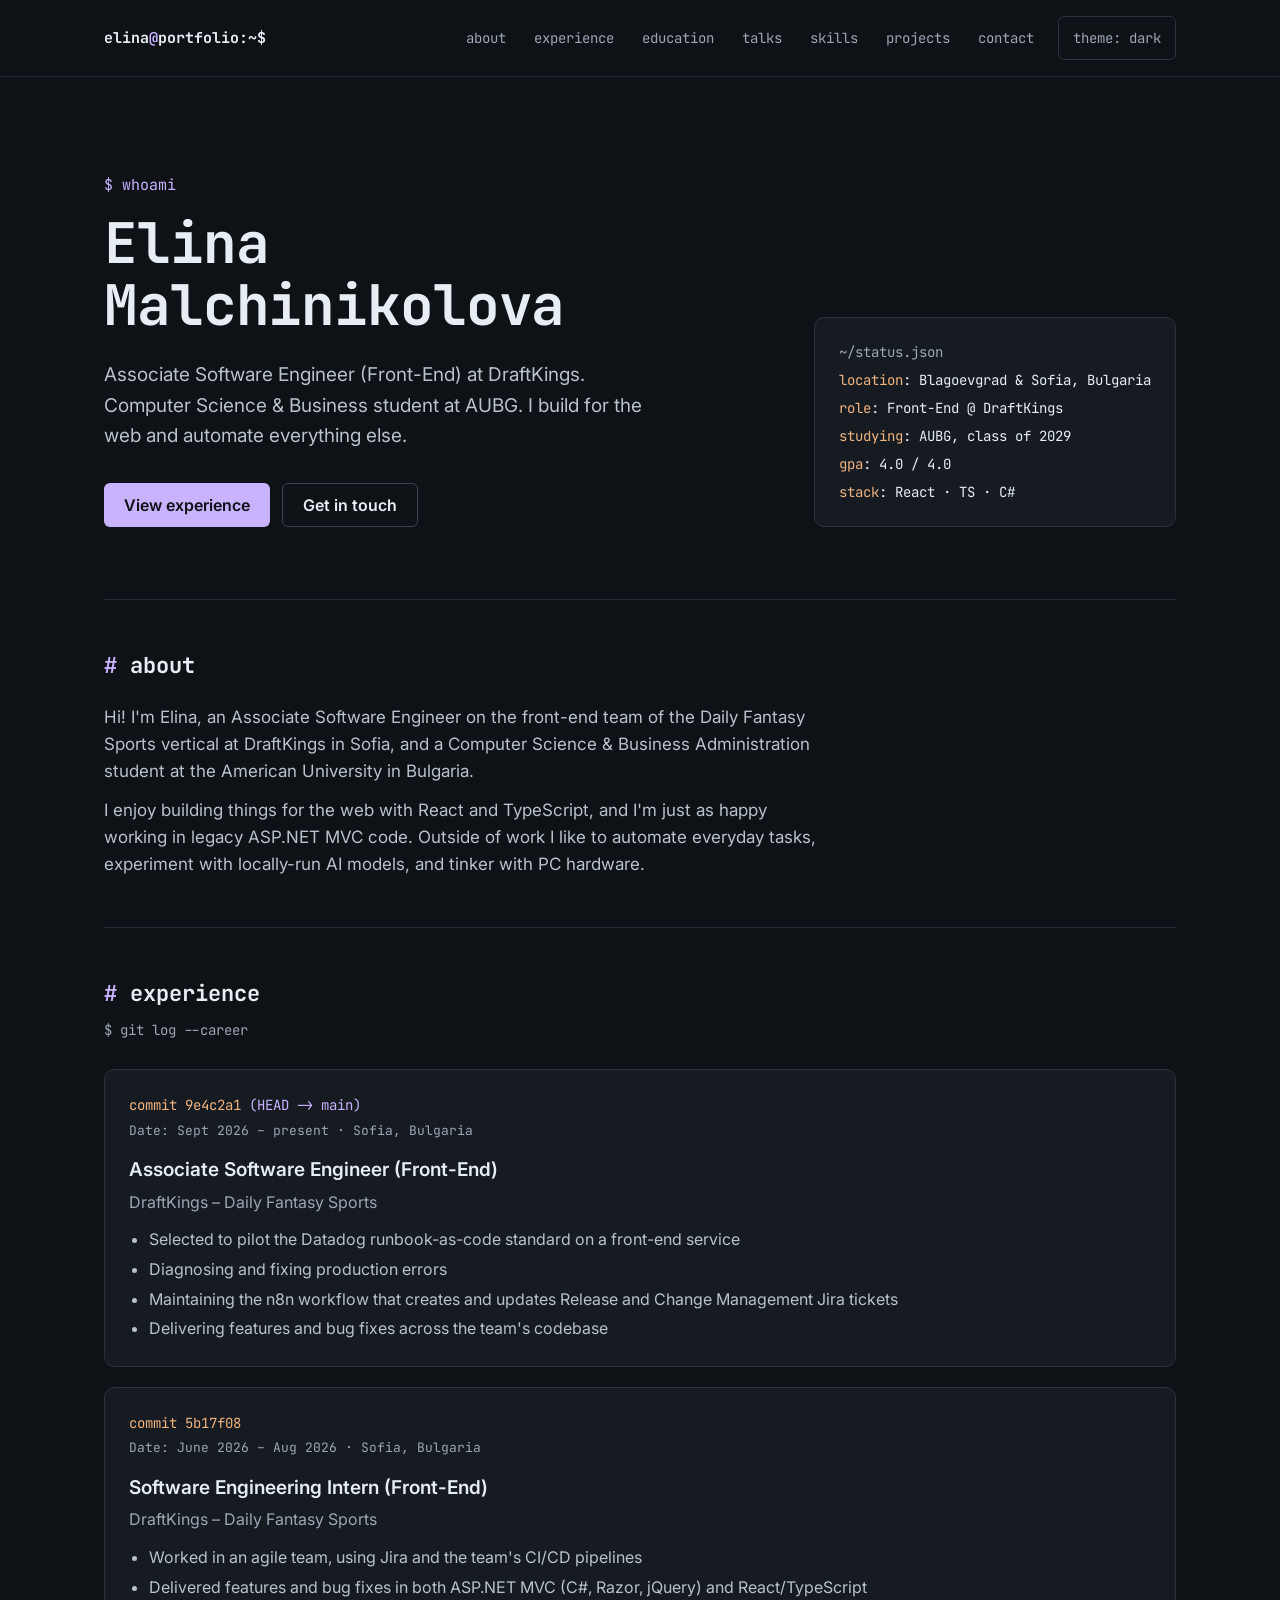
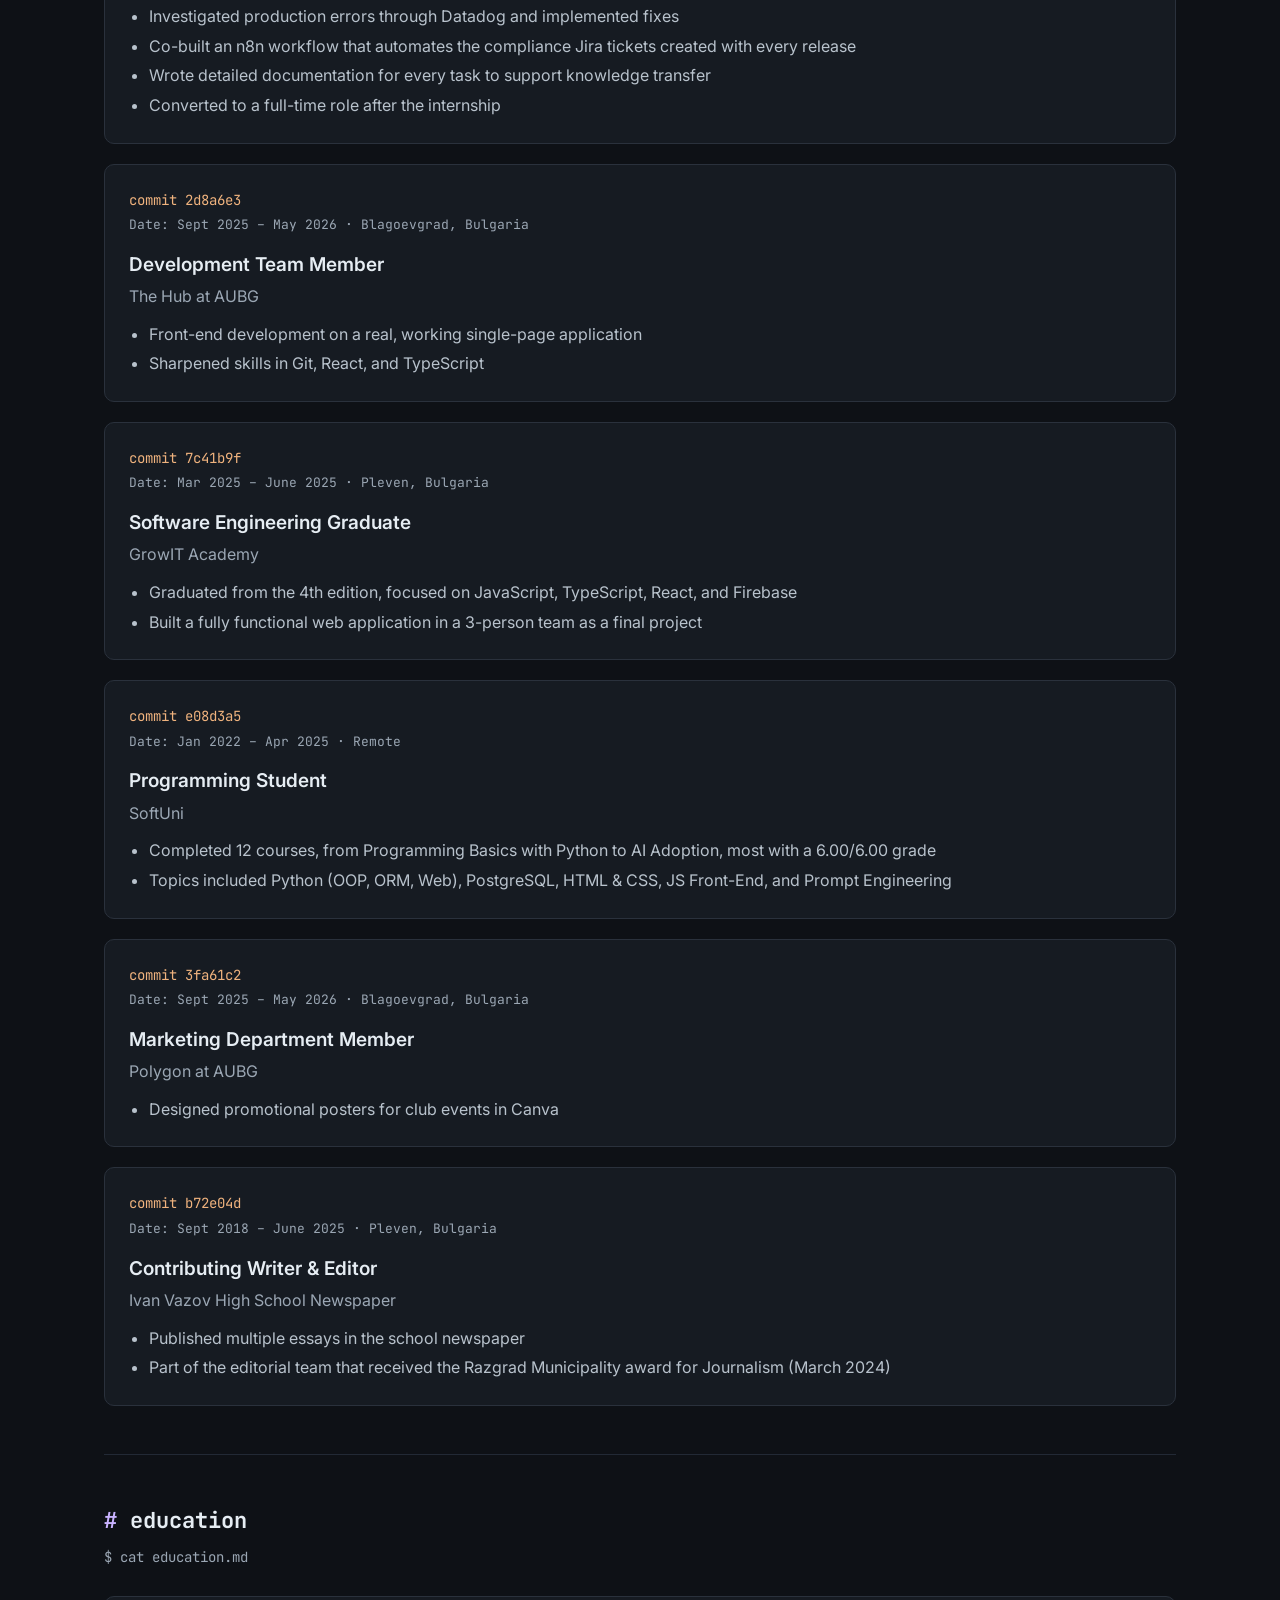
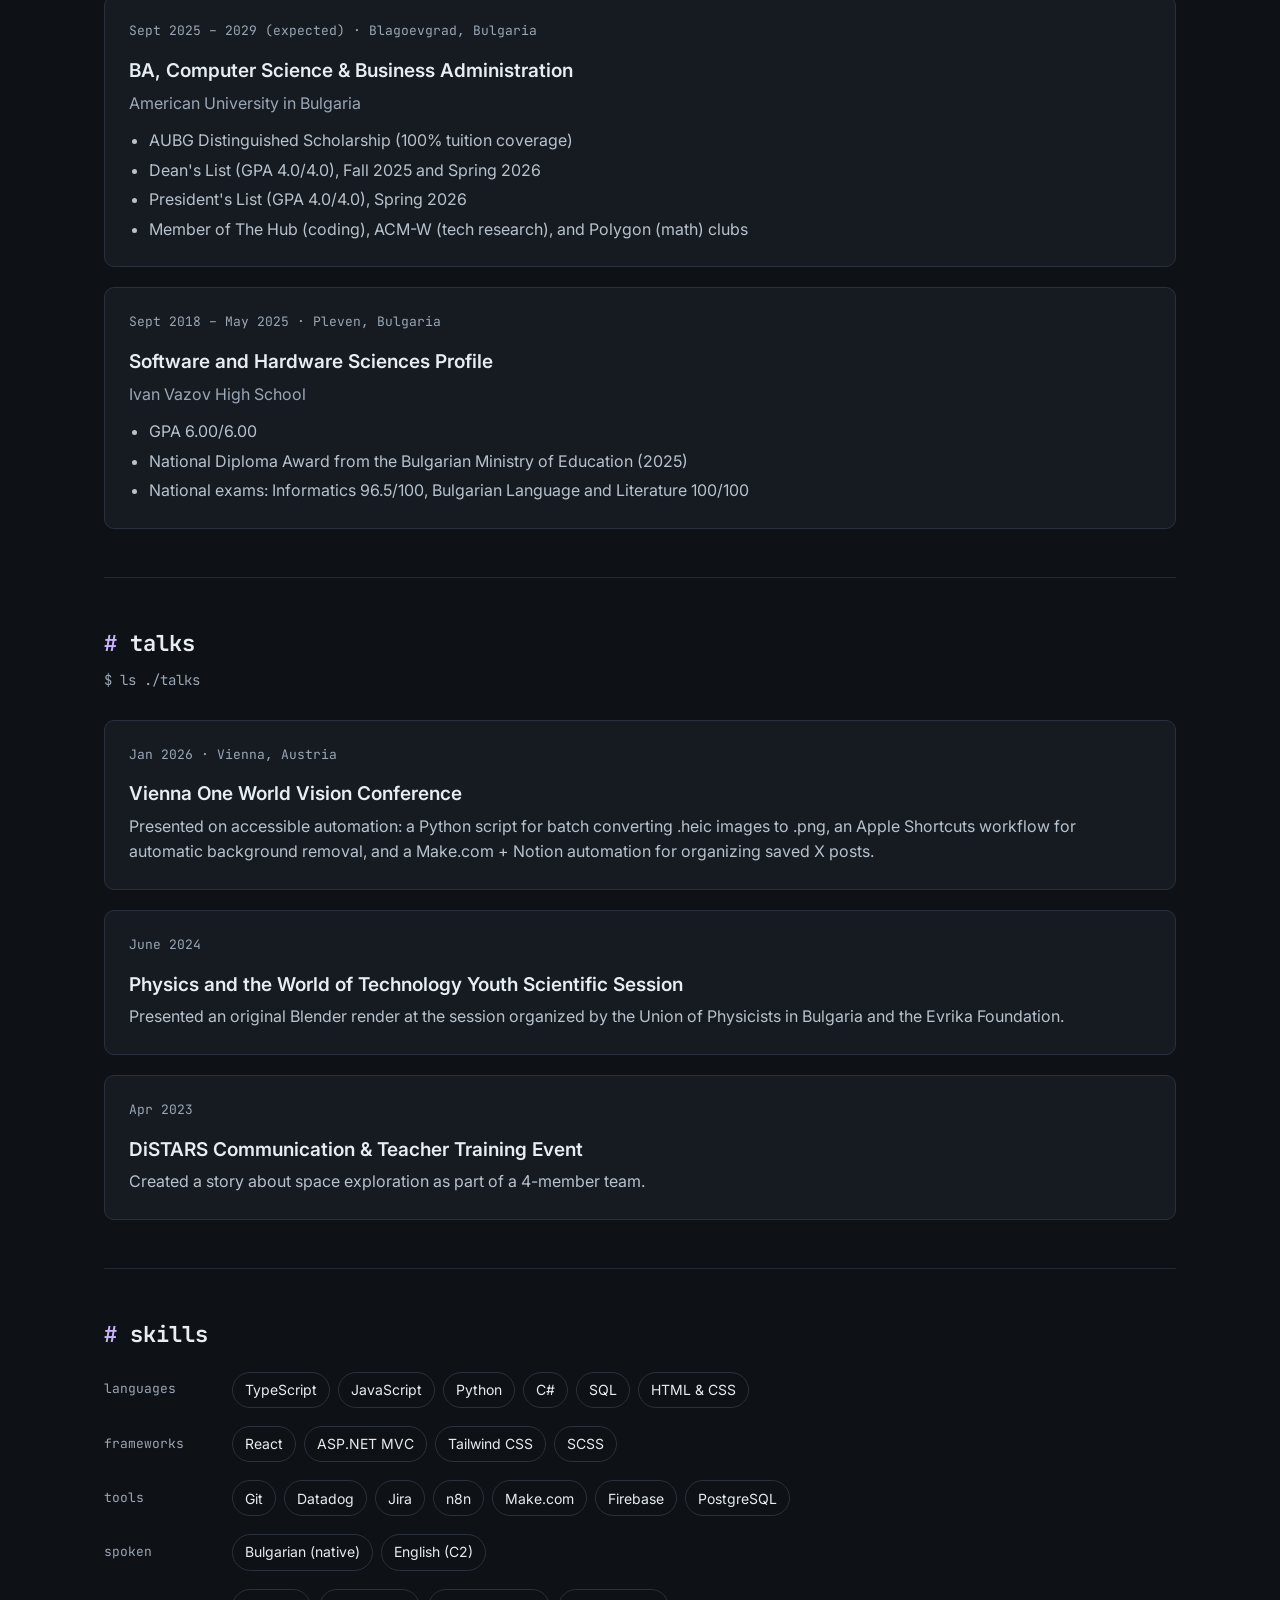
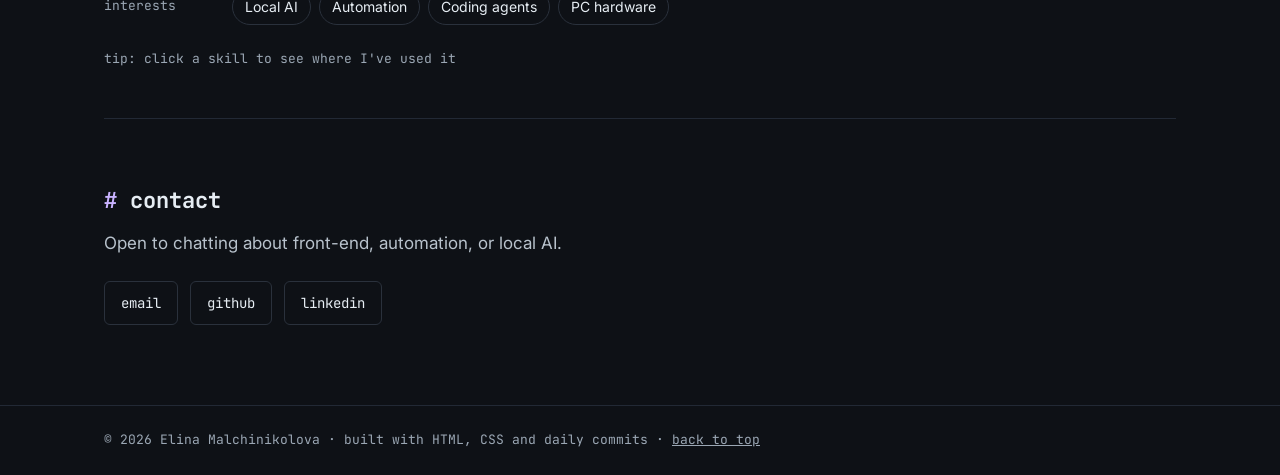
<file: index.html>
<!DOCTYPE html>
<html lang="en">
<head>
  <meta charset="UTF-8">
  <meta name="viewport" content="width=device-width, initial-scale=1.0">
  <meta name="description" content="Portfolio of Elina Malchinikolova — Associate Software Engineer (Front-End) and Computer Science student at AUBG.">
  <meta name="theme-color" content="#0E1116">
  <link rel="canonical" href="https://el-ina.github.io/">

  <!-- Link previews (LinkedIn, Facebook, Slack, Discord, messaging apps) -->
  <meta property="og:type" content="website">
  <meta property="og:url" content="https://el-ina.github.io/">
  <meta property="og:title" content="Elina Malchinikolova | Portfolio">
  <meta property="og:description" content="Front-End Software Engineer at DraftKings and Computer Science &amp; Business student at AUBG.">
  <meta property="og:image" content="https://el-ina.github.io/og-image.png">
  <meta property="og:image:width" content="1200">
  <meta property="og:image:height" content="630">
  <meta property="og:image:alt" content="Terminal-style card reading: Elina Malchinikolova, Front-End Software Engineer">
  <!-- Large preview on X (Twitter) -->
  <meta name="twitter:card" content="summary_large_image">

  <title>Elina Malchinikolova | Portfolio</title>
  <link rel="icon" href="favicon.svg" type="image/svg+xml">
  <link rel="preconnect" href="https://fonts.googleapis.com">
  <link rel="preconnect" href="https://fonts.gstatic.com" crossorigin>
  <link href="https://fonts.googleapis.com/css2?family=JetBrains+Mono:wght@400;600;700&family=Inter:wght@400;500;600&display=swap" rel="stylesheet">
  <link rel="stylesheet" href="style.css">
  <script src="script.js"></script>
</head>
<body>

  <header id="top" class="site-header">
    <nav class="nav">
      <a href="#top" class="logo">elina<span class="accent">@</span>portfolio:~$</a>
      <button type="button" class="menu-toggle" aria-expanded="false" aria-controls="nav-links">menu</button>
      <ul class="nav-links" id="nav-links">
        <li><a href="#about">about</a></li>
        <li><a href="#experience">experience</a></li>
        <li><a href="#education">education</a></li>
        <li><a href="#talks">talks</a></li>
        <li><a href="#skills">skills</a></li>
        <li><a href="projects.html">projects</a></li>
        <li><a href="#contact">contact</a></li>
      </ul>
      <button type="button" class="theme-toggle" aria-label="Switch to light theme"><span class="theme-label">theme: </span>dark</button>
    </nav>
  </header>

  <main class="container">

    <section class="hero">
      <div class="hero-text">
        <p class="prompt">$ whoami</p>
        <h1 class="hero-title">Elina<br>Malchinikolova</h1>
        <p class="hero-subtitle">
          Associate Software Engineer (Front-End) at DraftKings. Computer Science &amp;
          Business student at AUBG. I build for the web and automate everything else.
        </p>
        <div class="hero-actions">
          <a href="#experience" class="btn btn-primary">View experience</a>
          <a href="#contact" class="btn btn-secondary">Get in touch</a>
        </div>
      </div>

      <aside class="status-card" aria-label="Quick facts">
        <p class="status-file">~/status.json</p>
        <ul class="status-list">
          <li><span class="status-key">location</span>: Blagoevgrad &amp; Sofia, Bulgaria</li>
          <li><span class="status-key">role</span>: Front-End @ DraftKings</li>
          <li><span class="status-key">studying</span>: AUBG, class of 2029</li>
          <li><span class="status-key">gpa</span>: 4.0 / 4.0</li>
          <li><span class="status-key">stack</span>: React · TS · C#</li>
        </ul>
      </aside>
    </section>

    <section id="about" class="section">
      <h2 class="section-title"><span class="accent" aria-hidden="true">#</span> about</h2>
      <div class="about-text">
        <p>
          Hi! I'm Elina, an Associate Software Engineer on the front-end team of the
          Daily Fantasy Sports vertical at DraftKings in Sofia, and a Computer Science
          &amp; Business Administration student at the American University in Bulgaria.
        </p>
        <p>
          I enjoy building things for the web with React and TypeScript, and I'm just as
          happy working in legacy ASP.NET MVC code. Outside of work I like to automate
          everyday tasks, experiment with locally-run AI models, and tinker with PC hardware.
        </p>
      </div>
    </section>

    <section id="experience" class="section">
      <h2 class="section-title"><span class="accent" aria-hidden="true">#</span> experience</h2>
      <p class="section-command">$ git log --career</p>

      <div class="entry-list">
        <article class="entry" data-skills="react, typescript, javascript, c#, asp.net mvc, datadog, jira, n8n, git">
          <p class="entry-commit">commit 9e4c2a1 <span class="accent">(HEAD -&gt; main)</span></p>
          <p class="entry-date">Date: Sept 2026 – present · Sofia, Bulgaria</p>
          <h3 class="entry-title">Associate Software Engineer (Front-End)</h3>
          <p class="entry-org">DraftKings – Daily Fantasy Sports</p>
          <ul class="entry-points">
            <li>Selected to pilot the Datadog runbook-as-code standard on a front-end service</li>
            <li>Diagnosing and fixing production errors</li>
            <li>Maintaining the n8n workflow that creates and updates Release and Change Management Jira tickets</li>
            <li>Delivering features and bug fixes across the team's codebase</li>
          </ul>
        </article>

        <article class="entry" data-skills="react, typescript, javascript, c#, asp.net mvc, datadog, jira, n8n, git">
          <p class="entry-commit">commit 5b17f08</p>
          <p class="entry-date">Date: June 2026 – Aug 2026 · Sofia, Bulgaria</p>
          <h3 class="entry-title">Software Engineering Intern (Front-End)</h3>
          <p class="entry-org">DraftKings – Daily Fantasy Sports</p>
          <ul class="entry-points">
            <li>Worked in an agile team, using Jira and the team's CI/CD pipelines</li>
            <li>Delivered features and bug fixes in both ASP.NET MVC (C#, Razor, jQuery) and React/TypeScript</li>
            <li>Investigated production errors through Datadog and implemented fixes</li>
            <li>Co-built an n8n workflow that automates the compliance Jira tickets created with every release</li>
            <li>Wrote detailed documentation for every task to support knowledge transfer</li>
            <li>Converted to a full-time role after the internship</li>
          </ul>
        </article>

        <article class="entry" data-skills="react, typescript, javascript, html &amp; css, git">
          <p class="entry-commit">commit 2d8a6e3</p>
          <p class="entry-date">Date: Sept 2025 – May 2026 · Blagoevgrad, Bulgaria</p>
          <h3 class="entry-title">Development Team Member</h3>
          <p class="entry-org">The Hub at AUBG</p>
          <ul class="entry-points">
            <li>Front-end development on a real, working single-page application</li>
            <li>Sharpened skills in Git, React, and TypeScript</li>
          </ul>
        </article>

        <article class="entry" data-skills="react, typescript, javascript, firebase">
          <p class="entry-commit">commit 7c41b9f</p>
          <p class="entry-date">Date: Mar 2025 – June 2025 · Pleven, Bulgaria</p>
          <h3 class="entry-title">Software Engineering Graduate</h3>
          <p class="entry-org">GrowIT Academy</p>
          <ul class="entry-points">
            <li>Graduated from the 4th edition, focused on JavaScript, TypeScript, React, and Firebase</li>
            <li>Built a fully functional web application in a 3-person team as a final project</li>
          </ul>
        </article>

        <article class="entry" data-skills="python, sql, postgresql, html &amp; css, javascript">
          <p class="entry-commit">commit e08d3a5</p>
          <p class="entry-date">Date: Jan 2022 – Apr 2025 · Remote</p>
          <h3 class="entry-title">Programming Student</h3>
          <p class="entry-org">SoftUni</p>
          <ul class="entry-points">
            <li>Completed 12 courses, from Programming Basics with Python to AI Adoption, most with a 6.00/6.00 grade</li>
            <li>Topics included Python (OOP, ORM, Web), PostgreSQL, HTML &amp; CSS, JS Front-End, and Prompt Engineering</li>
          </ul>
        </article>

        <article class="entry" data-skills="">
          <p class="entry-commit">commit 3fa61c2</p>
          <p class="entry-date">Date: Sept 2025 – May 2026 · Blagoevgrad, Bulgaria</p>
          <h3 class="entry-title">Marketing Department Member</h3>
          <p class="entry-org">Polygon at AUBG</p>
          <ul class="entry-points">
            <li>Designed promotional posters for club events in Canva</li>
          </ul>
        </article>

        <article class="entry" data-skills="">
          <p class="entry-commit">commit b72e04d</p>
          <p class="entry-date">Date: Sept 2018 – June 2025 · Pleven, Bulgaria</p>
          <h3 class="entry-title">Contributing Writer &amp; Editor</h3>
          <p class="entry-org">Ivan Vazov High School Newspaper</p>
          <ul class="entry-points">
            <li>Published multiple essays in the school newspaper</li>
            <li>Part of the editorial team that received the Razgrad Municipality award for Journalism (March 2024)</li>
          </ul>
        </article>
      </div>
    </section>

    <section id="education" class="section">
      <h2 class="section-title"><span class="accent" aria-hidden="true">#</span> education</h2>
      <p class="section-command">$ cat education.md</p>

      <div class="entry-list">
        <article class="entry" data-skills="">
          <p class="entry-date">Sept 2025 – 2029 (expected) · Blagoevgrad, Bulgaria</p>
          <h3 class="entry-title">BA, Computer Science &amp; Business Administration</h3>
          <p class="entry-org">American University in Bulgaria</p>
          <ul class="entry-points">
            <li>AUBG Distinguished Scholarship (100% tuition coverage)</li>
            <li>Dean's List (GPA 4.0/4.0), Fall 2025 and Spring 2026</li>
            <li>President's List (GPA 4.0/4.0), Spring 2026</li>
            <li>Member of The Hub (coding), ACM-W (tech research), and Polygon (math) clubs</li>
          </ul>
        </article>

        <article class="entry" data-skills="">
          <p class="entry-date">Sept 2018 – May 2025 · Pleven, Bulgaria</p>
          <h3 class="entry-title">Software and Hardware Sciences Profile</h3>
          <p class="entry-org">Ivan Vazov High School</p>
          <ul class="entry-points">
            <li>GPA 6.00/6.00</li>
            <li>National Diploma Award from the Bulgarian Ministry of Education (2025)</li>
            <li>National exams: Informatics 96.5/100, Bulgarian Language and Literature 100/100</li>
          </ul>
        </article>
      </div>
    </section>

    <section id="talks" class="section">
      <h2 class="section-title"><span class="accent" aria-hidden="true">#</span> talks</h2>
      <p class="section-command">$ ls ./talks</p>

      <div class="entry-list">
        <article class="entry" data-skills="python, make.com">
          <p class="entry-date">Jan 2026 · Vienna, Austria</p>
          <h3 class="entry-title">Vienna One World Vision Conference</h3>
          <p class="entry-text">
            Presented on accessible automation: a Python script for batch converting
            .heic images to .png, an Apple Shortcuts workflow for automatic background
            removal, and a Make.com + Notion automation for organizing saved X posts.
          </p>
        </article>

        <article class="entry" data-skills="">
          <p class="entry-date">June 2024</p>
          <h3 class="entry-title">Physics and the World of Technology Youth Scientific Session</h3>
          <p class="entry-text">
            Presented an original Blender render at the session organized by the Union of
            Physicists in Bulgaria and the Evrika Foundation.
          </p>
        </article>

        <article class="entry" data-skills="">
          <p class="entry-date">Apr 2023</p>
          <h3 class="entry-title">DiSTARS Communication &amp; Teacher Training Event</h3>
          <p class="entry-text">Created a story about space exploration as part of a 4-member team.</p>
        </article>
      </div>
    </section>

    <section id="skills" class="section">
      <h2 class="section-title"><span class="accent" aria-hidden="true">#</span> skills</h2>
      <dl class="skills">
        <div class="skill-group">
          <dt class="skill-label">languages</dt>
          <dd class="chips">
            <span class="chip">TypeScript</span>
            <span class="chip">JavaScript</span>
            <span class="chip">Python</span>
            <span class="chip">C#</span>
            <span class="chip">SQL</span>
            <span class="chip">HTML &amp; CSS</span>
          </dd>
        </div>
        <div class="skill-group">
          <dt class="skill-label">frameworks</dt>
          <dd class="chips">
            <span class="chip">React</span>
            <span class="chip">ASP.NET MVC</span>
            <span class="chip">Tailwind CSS</span>
            <span class="chip">SCSS</span>
          </dd>
        </div>
        <div class="skill-group">
          <dt class="skill-label">tools</dt>
          <dd class="chips">
            <span class="chip">Git</span>
            <span class="chip">Datadog</span>
            <span class="chip">Jira</span>
            <span class="chip">n8n</span>
            <span class="chip">Make.com</span>
            <span class="chip">Firebase</span>
            <span class="chip">PostgreSQL</span>
          </dd>
        </div>
        <div class="skill-group">
          <dt class="skill-label">spoken</dt>
          <dd class="chips">
            <span class="chip">Bulgarian (native)</span>
            <span class="chip">English (C2)</span>
          </dd>
        </div>
        <div class="skill-group">
          <dt class="skill-label">interests</dt>
          <dd class="chips">
            <span class="chip">Local AI</span>
            <span class="chip">Automation</span>
            <span class="chip">Coding agents</span>
            <span class="chip">PC hardware</span>
          </dd>
        </div>
      </dl>

      <!-- Shown by script.js: click a skill to see where it was used -->
      <p class="skill-hint" hidden>tip: click a skill to see where I've used it</p>
      <div class="skill-filter" hidden>
        <p class="skill-filter-command" aria-live="polite"></p>
        <div class="skill-filter-actions">
          <button type="button" class="btn btn-outline skill-filter-jump">view matches</button>
          <a href="projects.html" class="btn btn-outline skill-filter-projects">projects</a>
          <button type="button" class="btn btn-outline skill-filter-clear">clear</button>
        </div>
      </div>
    </section>

    <section id="contact" class="section section-contact">
      <h2 class="section-title"><span class="accent" aria-hidden="true">#</span> contact</h2>
      <p class="contact-text">Open to chatting about front-end, automation, or local AI.</p>
      <div class="contact-links">
        <a href="mailto:elina.malchinikolova@proton.me" class="btn btn-outline">email</a>
        <a href="https://github.com/El-ina" target="_blank" rel="noopener" class="btn btn-outline">github</a>
        <a href="https://www.linkedin.com/in/elina-malchinikolova" target="_blank" rel="noopener" class="btn btn-outline">linkedin</a>
      </div>
    </section>

  </main>

  <footer class="site-footer">
    <p class="footer-text">
      &copy; 2026 Elina Malchinikolova · built with HTML, CSS and daily commits ·
      <a href="#top">back to top</a>
    </p>
  </footer>

</body>
</html>
</file>
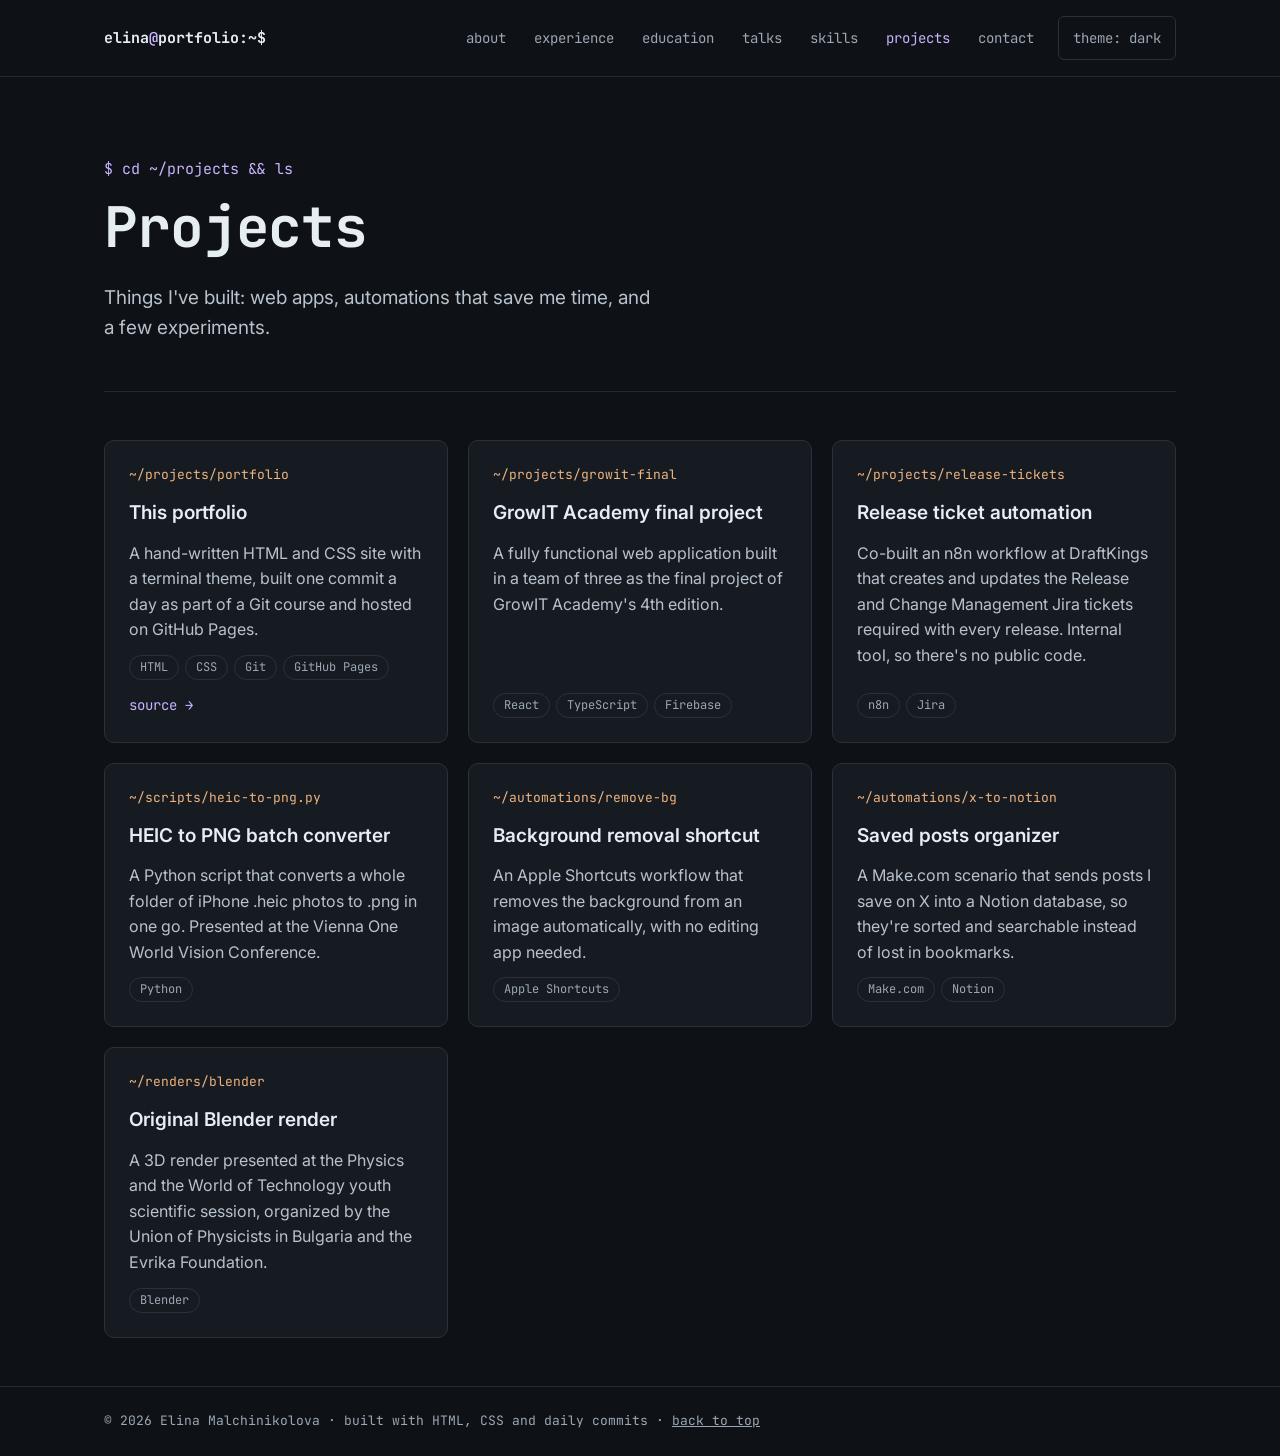
<file: projects.html>
<!DOCTYPE html>
<html lang="en">
<head>
  <meta charset="UTF-8">
  <meta name="viewport" content="width=device-width, initial-scale=1.0">
  <meta name="description" content="Projects by Elina Malchinikolova — web apps, automations, and experiments.">
  <meta name="theme-color" content="#0E1116">
  <link rel="canonical" href="https://el-ina.github.io/projects.html">

  <!-- Link previews (LinkedIn, Facebook, Slack, Discord, messaging apps) -->
  <meta property="og:type" content="website">
  <meta property="og:url" content="https://el-ina.github.io/projects.html">
  <meta property="og:title" content="Projects | Elina Malchinikolova">
  <meta property="og:description" content="Web apps, automations and experiments by Elina Malchinikolova.">
  <meta property="og:image" content="https://el-ina.github.io/og-image.png">
  <meta property="og:image:width" content="1200">
  <meta property="og:image:height" content="630">
  <meta property="og:image:alt" content="Terminal-style card reading: Elina Malchinikolova, Front-End Software Engineer">
  <!-- Large preview on X (Twitter) -->
  <meta name="twitter:card" content="summary_large_image">

  <title>Projects | Elina Malchinikolova</title>
  <link rel="icon" href="favicon.svg" type="image/svg+xml">
  <link rel="preconnect" href="https://fonts.googleapis.com">
  <link rel="preconnect" href="https://fonts.gstatic.com" crossorigin>
  <link href="https://fonts.googleapis.com/css2?family=JetBrains+Mono:wght@400;600;700&family=Inter:wght@400;500;600&display=swap" rel="stylesheet">
  <link rel="stylesheet" href="style.css">
  <script src="script.js"></script>
</head>
<body>

  <header id="top" class="site-header">
    <nav class="nav">
      <a href="index.html" class="logo">elina<span class="accent">@</span>portfolio:~$</a>
      <button type="button" class="menu-toggle" aria-expanded="false" aria-controls="nav-links">menu</button>
      <ul class="nav-links" id="nav-links">
        <li><a href="index.html#about">about</a></li>
        <li><a href="index.html#experience">experience</a></li>
        <li><a href="index.html#education">education</a></li>
        <li><a href="index.html#talks">talks</a></li>
        <li><a href="index.html#skills">skills</a></li>
        <li><a href="projects.html" aria-current="page">projects</a></li>
        <li><a href="index.html#contact">contact</a></li>
      </ul>
      <button type="button" class="theme-toggle" aria-label="Switch to light theme"><span class="theme-label">theme: </span>dark</button>
    </nav>
  </header>

  <main class="container">

    <section class="page-intro">
      <p class="prompt">$ cd ~/projects &amp;&amp; ls</p>
      <h1 class="page-title">Projects</h1>
      <p class="hero-subtitle">
        Things I've built: web apps, automations that save me time, and a few experiments.
      </p>
    </section>

    <section class="section" aria-label="Project list">
      <!-- Shown by script.js when the page is opened as projects.html?skill=... -->
      <div class="skill-filter skill-filter-top" hidden>
        <p class="skill-filter-command" aria-live="polite"></p>
        <div class="skill-filter-actions">
          <button type="button" class="btn btn-outline skill-filter-clear">show all</button>
        </div>
      </div>

      <div class="project-grid">

        <article class="project-card" data-skills="html &amp; css, git">
          <p class="project-path">~/projects/portfolio</p>
          <h2 class="project-title">This portfolio</h2>
          <p class="project-text">
            A hand-written HTML and CSS site with a terminal theme, built one commit a day
            as part of a Git course and hosted on GitHub Pages.
          </p>
          <ul class="tags" aria-label="Technologies">
            <li class="tag">HTML</li>
            <li class="tag">CSS</li>
            <li class="tag">Git</li>
            <li class="tag">GitHub Pages</li>
          </ul>
          <div class="project-links">
            <a href="https://github.com/El-ina/El-ina.github.io" target="_blank" rel="noopener">source &rarr;</a>
          </div>
        </article>

        <article class="project-card" data-skills="react, typescript, javascript, firebase">
          <p class="project-path">~/projects/growit-final</p>
          <h2 class="project-title">GrowIT Academy final project</h2>
          <p class="project-text">
            A fully functional web application built in a team of three as the final
            project of GrowIT Academy's 4th edition.
          </p>
          <ul class="tags" aria-label="Technologies">
            <li class="tag">React</li>
            <li class="tag">TypeScript</li>
            <li class="tag">Firebase</li>
          </ul>
          <!-- TODO: add links to the repo and live demo -->
        </article>

        <article class="project-card" data-skills="n8n, jira">
          <p class="project-path">~/projects/release-tickets</p>
          <h2 class="project-title">Release ticket automation</h2>
          <p class="project-text">
            Co-built an n8n workflow at DraftKings that creates and updates the Release and
            Change Management Jira tickets required with every release. Internal tool, so
            there's no public code.
          </p>
          <ul class="tags" aria-label="Technologies">
            <li class="tag">n8n</li>
            <li class="tag">Jira</li>
          </ul>
        </article>

        <article class="project-card" data-skills="python">
          <p class="project-path">~/scripts/heic-to-png.py</p>
          <h2 class="project-title">HEIC to PNG batch converter</h2>
          <p class="project-text">
            A Python script that converts a whole folder of iPhone .heic photos to .png in
            one go. Presented at the Vienna One World Vision Conference.
          </p>
          <ul class="tags" aria-label="Technologies">
            <li class="tag">Python</li>
          </ul>
          <!-- TODO: add a link if the script is on GitHub -->
        </article>

        <article class="project-card" data-skills="">
          <p class="project-path">~/automations/remove-bg</p>
          <h2 class="project-title">Background removal shortcut</h2>
          <p class="project-text">
            An Apple Shortcuts workflow that removes the background from an image
            automatically, with no editing app needed.
          </p>
          <ul class="tags" aria-label="Technologies">
            <li class="tag">Apple Shortcuts</li>
          </ul>
        </article>

        <article class="project-card" data-skills="make.com">
          <p class="project-path">~/automations/x-to-notion</p>
          <h2 class="project-title">Saved posts organizer</h2>
          <p class="project-text">
            A Make.com scenario that sends posts I save on X into a Notion database, so
            they're sorted and searchable instead of lost in bookmarks.
          </p>
          <ul class="tags" aria-label="Technologies">
            <li class="tag">Make.com</li>
            <li class="tag">Notion</li>
          </ul>
        </article>

        <article class="project-card" data-skills="">
          <p class="project-path">~/renders/blender</p>
          <h2 class="project-title">Original Blender render</h2>
          <p class="project-text">
            A 3D render presented at the Physics and the World of Technology youth
            scientific session, organized by the Union of Physicists in Bulgaria and
            the Evrika Foundation.
          </p>
          <ul class="tags" aria-label="Technologies">
            <li class="tag">Blender</li>
          </ul>
          <!-- TODO: add an image of the render -->
        </article>

      </div>
    </section>

  </main>

  <footer class="site-footer">
    <p class="footer-text">
      &copy; 2026 Elina Malchinikolova · built with HTML, CSS and daily commits ·
      <a href="#top">back to top</a>
    </p>
  </footer>

</body>
</html>
</file>
<file: style.css>
/* ==========================================================
   Elina Malchinikolova – Portfolio
   Terminal theme: dark background, monospace headings,
   lavender accent.
   ========================================================== */


/* ---------- 1. Design tokens (CSS variables) ---------- */

:root {
  /* Colors */
  --color-bg: #0E1116;          /* page background */
  --color-surface: #161B22;     /* cards */
  --color-border: #2A313C;      /* card and chip borders */
  --color-divider: #222935;     /* lines between sections */
  --color-text: #E6EDF3;        /* main text */
  --color-text-soft: #B8C2CC;   /* paragraphs */
  --color-text-muted: #9BA7B4;  /* dates, labels, nav */
  --color-accent: #C9B3FF;      /* lavender accent */
  --color-key: #F0B37E;         /* "keys" and commit hashes */
  --color-btn-border: #3A4250;
  --color-text-strong: #FFFFFF; /* link hover */
  --color-accent-hover: #DDD0FF;
  --color-on-accent: #0E1116;   /* text on accent-colored buttons */

  /* Fonts */
  --font-mono: 'JetBrains Mono', ui-monospace, monospace;
  --font-sans: 'Inter', system-ui, -apple-system, sans-serif;

  /* Layout */
  --max-width: 1120px;
  --gutter: 24px;
  --radius-card: 10px;
  --radius-btn: 6px;

  color-scheme: dark;           /* dark scrollbars and form controls */
}

/* Light theme: script.js sets data-theme="light" on <html>.
   Only the colors change; every rule below uses these variables. */
:root[data-theme="light"] {
  --color-bg: #F6F8FA;
  --color-surface: #FFFFFF;
  --color-border: #D0D7DE;
  --color-divider: #E1E4E8;
  --color-text: #1F2328;
  --color-text-soft: #424A53;
  --color-text-muted: #57606A;
  --color-accent: #6E40C9;      /* darker purple, readable on white */
  --color-key: #9A4D00;
  --color-btn-border: #AFB8C1;
  --color-text-strong: #000000;
  --color-accent-hover: #5A32A8;
  --color-on-accent: #FFFFFF;

  color-scheme: light;
}


/* ---------- 2. Base styles ---------- */

*,
*::before,
*::after {
  box-sizing: border-box;
}

html {
  scroll-behavior: smooth;
  scroll-padding-top: 24px;    /* so anchor jumps don't land flush at the edge */
}

body {
  margin: 0;
  background: var(--color-bg);
  color: var(--color-text);
  font-family: var(--font-sans);
  font-size: 16px;
  line-height: 1.6;
  transition: background-color 0.2s, color 0.2s;
}

a {
  color: var(--color-text);
}

a:hover {
  color: var(--color-text-strong);
}

a:focus-visible {
  outline: 2px solid var(--color-accent);
  outline-offset: 3px;
}

h1, h2, h3, p, ul, dl, dd {
  margin: 0;
}

/* Small helper: anything with this class gets the accent color */
.accent {
  color: var(--color-accent);
}


/* ---------- 3. Header & navigation ---------- */

.site-header {
  border-bottom: 1px solid var(--color-divider);
}

.nav {
  max-width: var(--max-width);
  margin: 0 auto;
  padding: 16px var(--gutter);
  display: flex;
  flex-wrap: wrap;
  align-items: center;
  justify-content: space-between;
  gap: 12px;
}

.logo {
  font-family: var(--font-mono);
  font-weight: 700;
  font-size: 15px;
  text-decoration: none;
}

.nav-links {
  margin-left: auto;   /* pushes the links and the toggle to the right */
  list-style: none;
  padding: 0;
  display: flex;
  flex-wrap: wrap;
  gap: 4px;
  font-family: var(--font-mono);
  font-size: 14px;
}

.nav-links a {
  display: inline-block;
  padding: 10px 12px;
  color: var(--color-text-muted);
  text-decoration: none;
}

.nav-links a:hover {
  color: var(--color-accent);
}

/* The link for the page you're currently on */
.nav-links a[aria-current="page"] {
  color: var(--color-accent);
}

/* The section you're scrolled to (set by the scroll spy in script.js) */
.nav-links a.is-active {
  color: var(--color-accent);
  text-decoration: underline;
  text-decoration-thickness: 1px;
  text-underline-offset: 6px;
}

.theme-toggle {
  min-height: 44px;
  padding: 0 14px;
  background: transparent;
  border: 1px solid var(--color-border);
  border-radius: var(--radius-btn);
  color: var(--color-text-muted);
  font-family: var(--font-mono);
  font-size: 14px;
  cursor: pointer;
  transition: border-color 0.15s, color 0.15s;
}

.theme-toggle:hover {
  border-color: var(--color-accent);
  color: var(--color-accent);
}

.theme-toggle:focus-visible,
.menu-toggle:focus-visible {
  outline: 2px solid var(--color-accent);
  outline-offset: 3px;
}

/* "menu" button: hidden on wide screens, shown below 980px */
.menu-toggle {
  display: none;
  min-height: 44px;
  padding: 0 14px;
  background: transparent;
  border: 1px solid var(--color-border);
  border-radius: var(--radius-btn);
  color: var(--color-text);
  font-family: var(--font-mono);
  font-size: 14px;
  cursor: pointer;
}

.menu-toggle:hover {
  border-color: var(--color-accent);
  color: var(--color-accent);
}

/* Below 980px the links no longer fit on one row,
   so they move behind the menu button */
@media (max-width: 980px) {
  .has-js .menu-toggle {
    display: inline-block;
    margin-left: auto;          /* pushes menu + theme buttons to the right */
  }

  .has-js .nav-links {
    display: none;
    order: 1;                   /* drops below the buttons */
    flex-basis: 100%;
    flex-direction: column;
    gap: 0;
    margin-left: 0;
    padding-top: 8px;
    border-top: 1px solid var(--color-divider);
  }

  .has-js .nav.is-open .nav-links {
    display: flex;
  }

  .has-js .nav-links a {
    display: block;
    padding: 12px 4px;          /* tall, easy-to-tap rows */
  }
}


/* ---------- 4. Main container ---------- */

.container {
  max-width: var(--max-width);
  margin: 0 auto;
  padding: 0 var(--gutter);
}


/* ---------- 5. Hero ---------- */

.hero {
  padding: 96px 0 72px;
  display: flex;
  flex-wrap: wrap;
  align-items: flex-end;
  gap: 48px;
}

.hero-text {
  flex: 999 1 480px;   /* takes the rest of the row, wraps under 480px */
  min-width: 0;
}

.prompt {
  margin-bottom: 16px;
  font-family: var(--font-mono);
  font-size: 15px;
  color: var(--color-accent);
}

.hero-title {
  font-family: var(--font-mono);
  font-size: clamp(36px, 8vw, 56px);  /* shrinks on small screens */
  line-height: 1.1;
  font-weight: 700;
  letter-spacing: -0.02em;
}

.hero-subtitle {
  margin-top: 24px;
  max-width: 560px;
  font-size: 19px;
  color: var(--color-text-soft);
}

.hero-actions {
  display: flex;
  flex-wrap: wrap;
  gap: 12px;
  margin-top: 32px;
}


/* ---------- 6. Buttons ---------- */

.btn {
  display: inline-flex;
  align-items: center;
  min-height: 44px;            /* comfortable tap target */
  padding: 0 20px;
  border-radius: var(--radius-btn);
  font-weight: 600;
  text-decoration: none;
  transition: background-color 0.15s, border-color 0.15s, color 0.15s;
}

.btn-primary {
  background: var(--color-accent);
  color: var(--color-on-accent);
}

.btn-primary:hover {
  background: var(--color-accent-hover);
  color: var(--color-on-accent);
}

.btn-secondary {
  border: 1px solid var(--color-btn-border);
}

.btn-secondary:hover,
.btn-outline:hover {
  border-color: var(--color-accent);
  color: var(--color-accent);
}

.btn-outline {
  padding: 0 16px;
  background: transparent;      /* needed when .btn-outline is a <button> */
  color: var(--color-text);
  cursor: pointer;
  border: 1px solid var(--color-border);
  font-family: var(--font-mono);
  font-size: 14px;
  font-weight: 400;
}


/* ---------- 7. Status card ---------- */

.status-card {
  flex: 1 1 auto;      /* as wide as its longest line; full width on small screens */
  padding: 20px 24px;
  background: var(--color-surface);
  border: 1px solid var(--color-border);
  border-radius: var(--radius-card);
  font-family: var(--font-mono);
  font-size: 14px;
  line-height: 2;
}

.status-file {
  color: var(--color-text-muted);
}

.status-list {
  list-style: none;
  padding: 0;
}

.status-key {
  color: var(--color-key);
}


/* ---------- 8. Sections ---------- */

.section {
  padding: 48px 0;
  border-top: 1px solid var(--color-divider);
}

.section-title {
  margin-bottom: 20px;
  font-family: var(--font-mono);
  font-size: 22px;
}

/* When a command line follows the title, tighten the gap */
.section-title:has(+ .section-command) {
  margin-bottom: 8px;
}

.section-command {
  margin-bottom: 28px;
  font-family: var(--font-mono);
  font-size: 14px;
  color: var(--color-text-muted);
}

.about-text {
  max-width: 720px;
  font-size: 17px;
  color: var(--color-text-soft);
}

.about-text p + p {
  margin-top: 12px;
}


/* ---------- 9. Entry cards (experience, education, talks) ---------- */

.entry-list {
  display: flex;
  flex-direction: column;
  gap: 20px;
}

.entry {
  padding: 24px;
  background: var(--color-surface);
  border: 1px solid var(--color-border);
  border-radius: var(--radius-card);
  transition: border-color 0.15s;
}

.entry:hover {
  border-color: var(--color-btn-border);
}

.entry-commit {
  font-family: var(--font-mono);
  font-size: 14px;
  color: var(--color-key);
}

.entry-date {
  margin-top: 4px;
  font-family: var(--font-mono);
  font-size: 13px;
  color: var(--color-text-muted);
}

/* Education and talks have no commit line, so the date comes first */
.entry-date:first-child {
  margin-top: 0;
}

.entry-title {
  margin: 14px 0 4px;
  font-size: 19px;
  font-weight: 600;
}

.entry-org {
  margin-bottom: 12px;
  color: var(--color-text-muted);
}

.entry-points {
  padding-left: 20px;
  color: var(--color-text-soft);
}

.entry-points li + li {
  margin-top: 4px;
}

.entry-text {
  color: var(--color-text-soft);
}


/* ---------- 10. Skills ---------- */

.skills {
  display: flex;
  flex-direction: column;
  gap: 18px;
}

.skill-group {
  display: flex;
  flex-wrap: wrap;
  align-items: center;
  gap: 8px;
}

.skill-label {
  width: 120px;
  font-family: var(--font-mono);
  font-size: 13px;
  color: var(--color-text-muted);
}

.chips {
  display: flex;
  flex-wrap: wrap;
  gap: 8px;
}

.chip {
  padding: 6px 12px;
  border: 1px solid var(--color-border);
  border-radius: 999px;
  font-size: 14px;
}


/* ---------- 11. Contact ---------- */

.section-contact {
  padding: 64px 0 80px;
}

.section-contact .section-title {
  margin-bottom: 12px;
}

.contact-text {
  margin-bottom: 24px;
  font-size: 17px;
  color: var(--color-text-soft);
}

.contact-links {
  display: flex;
  flex-wrap: wrap;
  gap: 12px;
}


/* ---------- 12. Footer ---------- */

.site-footer {
  border-top: 1px solid var(--color-divider);
}

.footer-text {
  max-width: var(--max-width);
  margin: 0 auto;
  padding: 24px var(--gutter);
  font-family: var(--font-mono);
  font-size: 13px;
  color: var(--color-text-muted);
}

.footer-text a {
  color: var(--color-text-muted);
}

.footer-text a:hover {
  color: var(--color-accent);
}


/* ---------- 13. Projects page ---------- */

.page-intro {
  padding: 80px 0 48px;
}

.page-title {
  font-family: var(--font-mono);
  font-size: clamp(36px, 8vw, 56px);
  line-height: 1.1;
  font-weight: 700;
  letter-spacing: -0.02em;
}

/* Cards fill as many 300px+ columns as fit, then wrap */
.project-grid {
  display: grid;
  grid-template-columns: repeat(auto-fill, minmax(300px, 1fr));
  gap: 20px;
}

.project-card {
  display: flex;
  flex-direction: column;
  gap: 12px;
  padding: 24px;
  background: var(--color-surface);
  border: 1px solid var(--color-border);
  border-radius: var(--radius-card);
  transition: border-color 0.15s, transform 0.15s;
}

.project-card:hover {
  border-color: var(--color-accent);
  transform: translateY(-2px);
}

.project-path {
  font-family: var(--font-mono);
  font-size: 13px;
  color: var(--color-key);
}

.project-title {
  font-size: 19px;
  font-weight: 600;
}

.project-text {
  color: var(--color-text-soft);
  flex-grow: 1;   /* pushes tags and links to the bottom of the card */
}

.tags {
  list-style: none;
  padding: 0;
  display: flex;
  flex-wrap: wrap;
  gap: 6px;
}

.tag {
  padding: 2px 10px;
  border: 1px solid var(--color-border);
  border-radius: 999px;
  font-family: var(--font-mono);
  font-size: 12px;
  color: var(--color-text-muted);
}

.project-links a {
  font-family: var(--font-mono);
  font-size: 14px;
  color: var(--color-accent);
  text-decoration: none;
}

.project-links a:hover {
  text-decoration: underline;
}


/* ---------- 14. Fade-in on scroll ---------- */
/* .js-reveal is added to <html> by script.js, so without JavaScript
   (or with "reduce motion" on) everything is simply visible. */

.js-reveal :is(.status-card, .about-text, .entry, .project-card, .skill-group, .contact-links):not(.reveal-done) {
  transition: opacity 0.5s ease, transform 0.5s ease;
}

.js-reveal :is(.status-card, .about-text, .entry, .project-card, .skill-group, .contact-links):not(.is-visible) {
  opacity: 0;
  transform: translateY(16px);
}


/* ---------- 15. Skill filter ---------- */

/* Skill chips that script.js turned into buttons */
.chip-button {
  min-height: 36px;
  background: transparent;
  color: var(--color-text);
  font-family: inherit;
  cursor: pointer;
  transition: background-color 0.15s, border-color 0.15s, color 0.15s;
}

.chip-button:hover {
  border-color: var(--color-accent);
  color: var(--color-accent);
}

.chip-button[aria-pressed="true"] {
  background: var(--color-accent);
  border-color: var(--color-accent);
  color: var(--color-on-accent);
}

.chip-button:focus-visible {
  outline: 2px solid var(--color-accent);
  outline-offset: 3px;
}

.skill-hint {
  margin-top: 24px;
  font-family: var(--font-mono);
  font-size: 13px;
  color: var(--color-text-muted);
}

/* The result panel: "$ grep -r "React" ./career → 4 matches" */
.skill-filter {
  margin-top: 16px;
  padding: 16px 20px;
  display: flex;
  flex-wrap: wrap;
  align-items: center;
  justify-content: space-between;
  gap: 12px;
  background: var(--color-surface);
  border: 1px solid var(--color-border);
  border-radius: var(--radius-card);
  font-family: var(--font-mono);
  font-size: 14px;
}

/* [hidden] must win over display: flex above */
.skill-filter[hidden],
.skill-filter-actions [hidden] {
  display: none;
}

.skill-filter-top {
  margin: 0 0 24px;
}

.skill-filter-command {
  color: var(--color-text-soft);
  overflow-wrap: anywhere;
}

.skill-filter-count {
  color: var(--color-accent);
}

.skill-filter-actions {
  display: flex;
  flex-wrap: wrap;
  gap: 8px;
}

/* While filtering: matches get an accent border, the rest fade back */
.is-filtering :is(.entry, .project-card) {
  transition: opacity 0.2s, border-color 0.2s;
}

.is-filtering :is(.entry, .project-card):not(.is-match) {
  opacity: 0.35;
}

.is-filtering :is(.entry, .project-card).is-match {
  border-color: var(--color-accent);
}


/* ---------- 16. Small screens ---------- */

@media (max-width: 600px) {
  .hero {
    padding: 56px 0 48px;
    gap: 32px;
  }

  .hero-subtitle {
    font-size: 17px;
  }

  .entry {
    padding: 20px;
  }

  .skill-label {
    width: 100%;   /* label sits above its chips */
  }
}

@media (max-width: 480px) {
  /* Keeps logo + menu + theme buttons on one row on phones */
  .theme-label {
    display: none;
  }

  .page-intro {
    padding: 56px 0 32px;
  }

  .project-grid {
    grid-template-columns: 1fr;
  }
}
</file>
